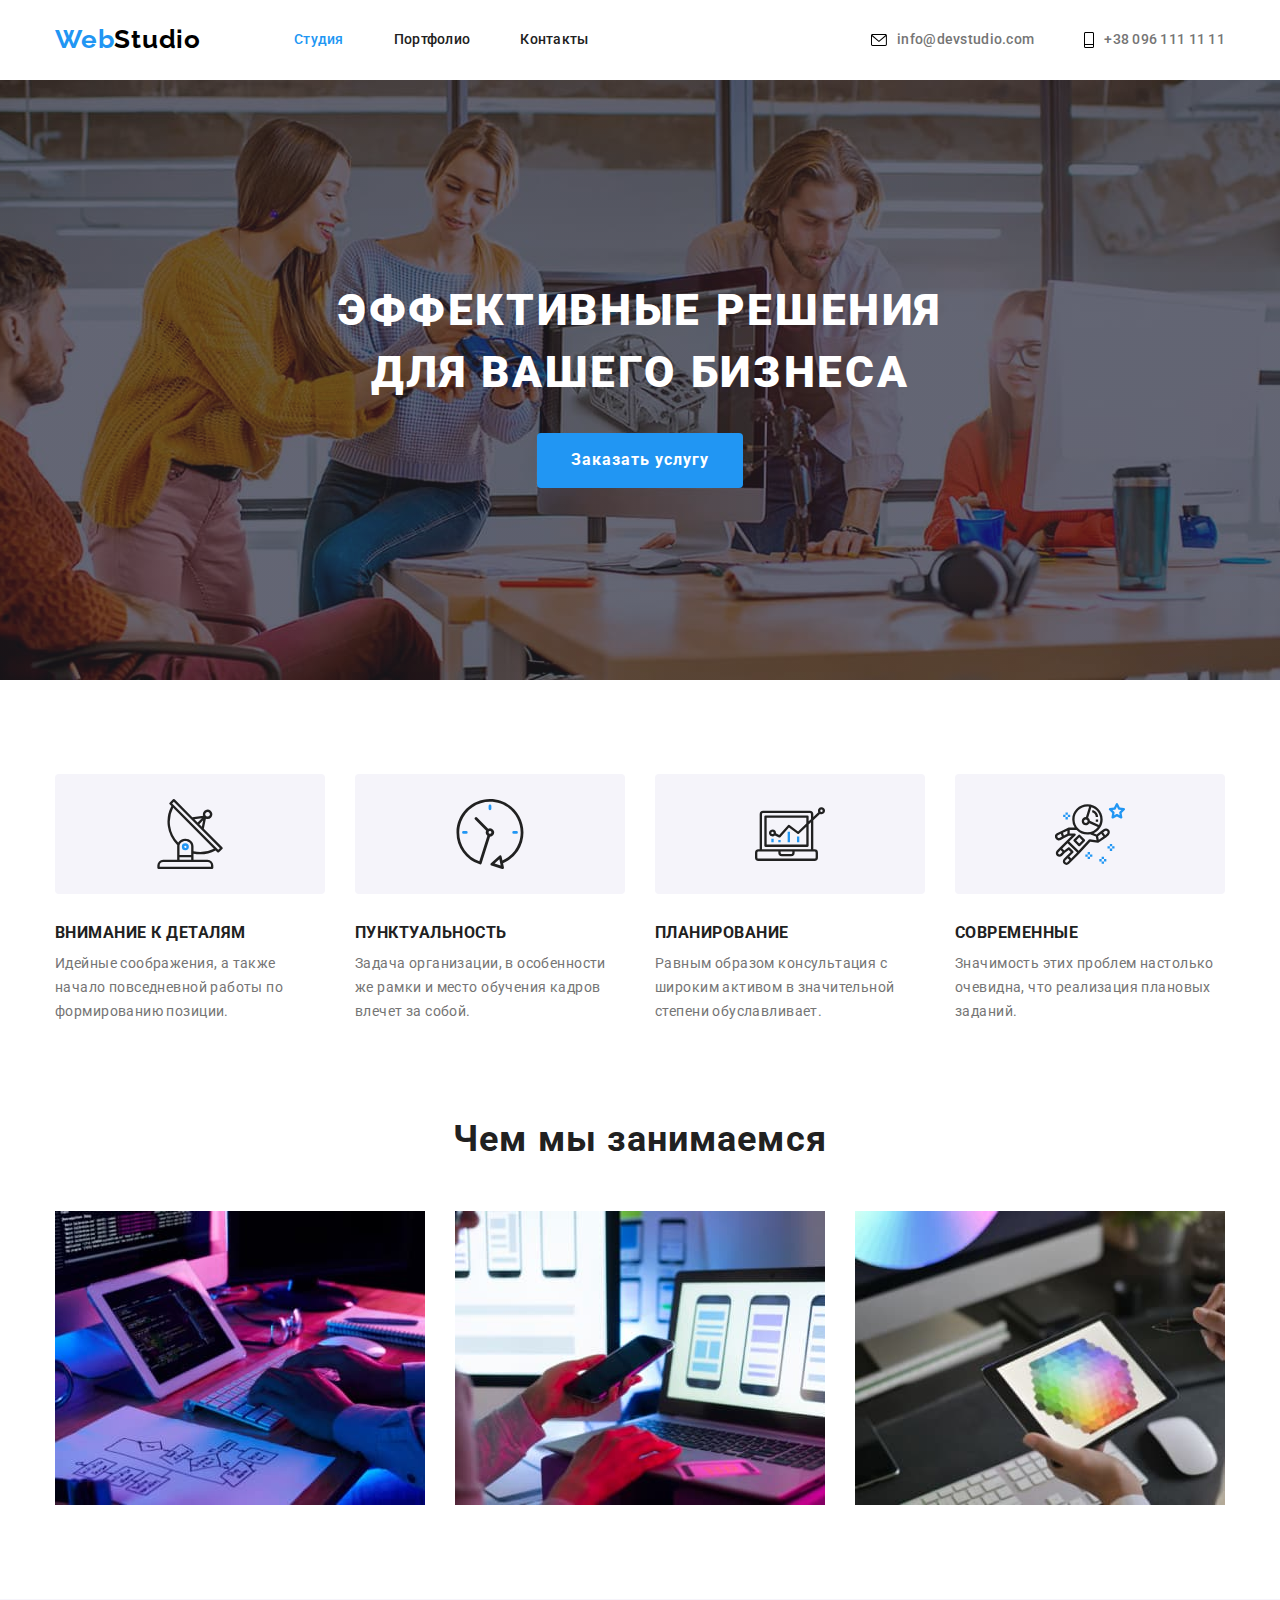
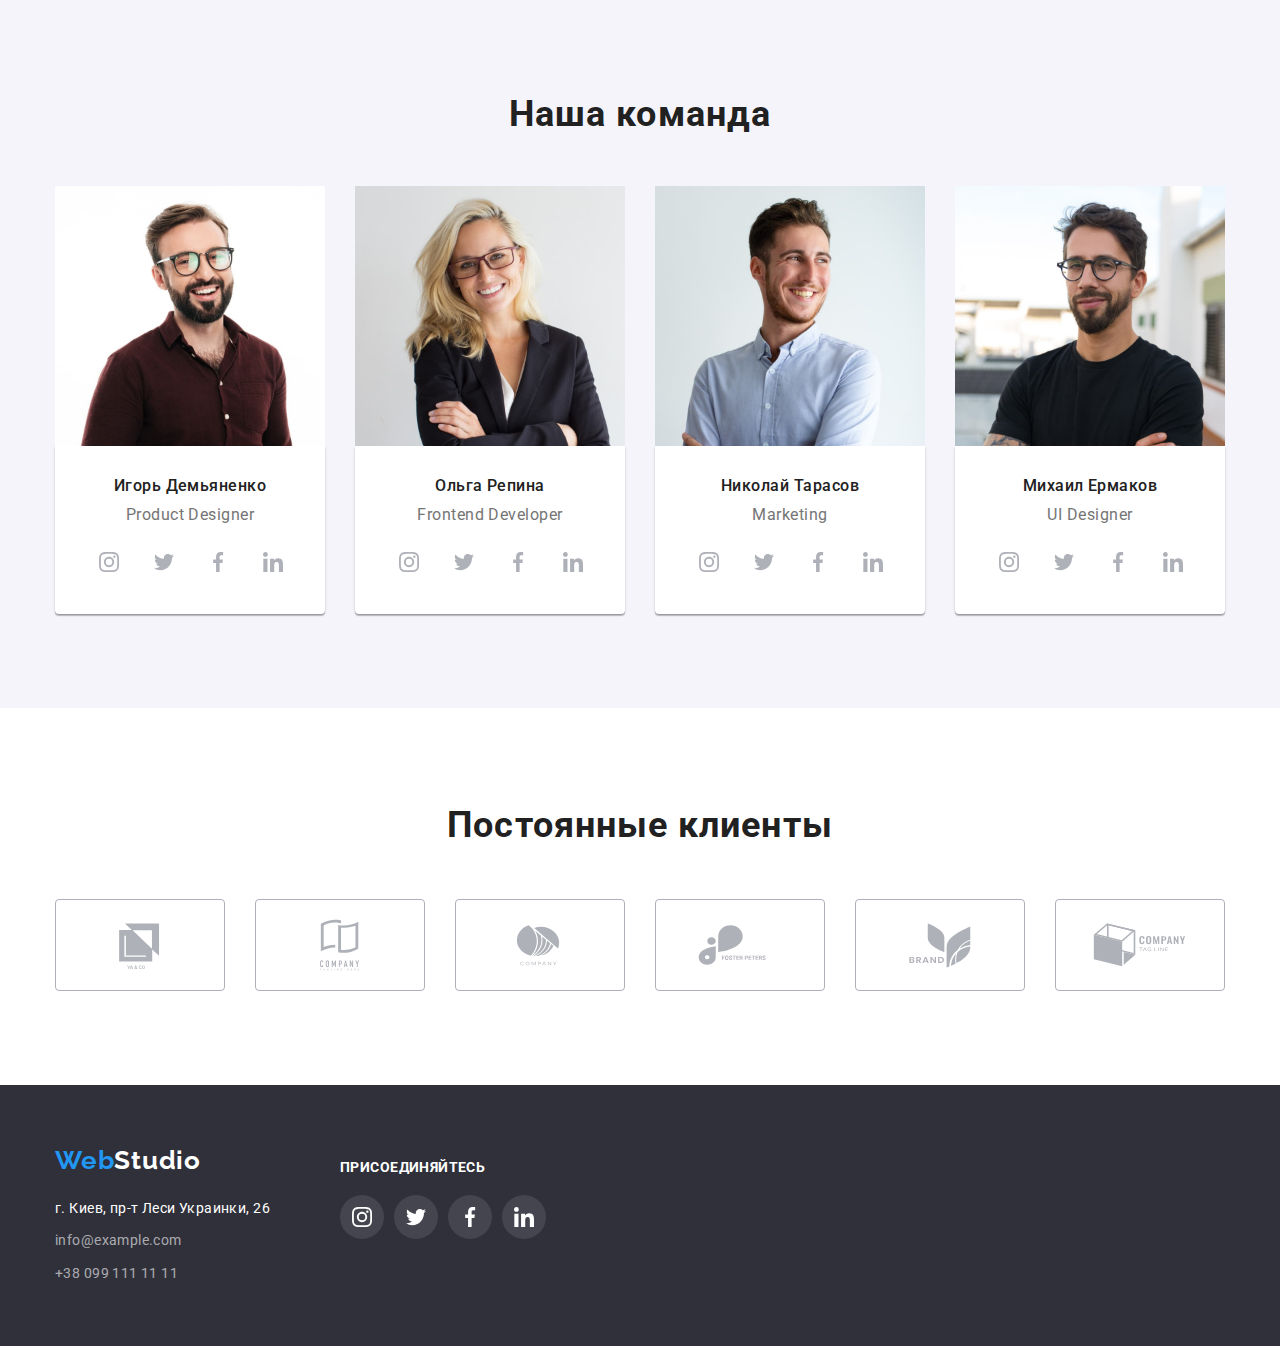
<file: index.html>
<!DOCTYPE html>
<html lang="en">
  <head>
    <meta charset="UTF-8" />
    <meta http-equiv="X-UA-Compatible" content="IE=edge" />
    <meta name="viewport" content="width=device-width, initial-scale=1.0" />
    <title>Web Studio</title>
    <link rel="preconnect" href="https://fonts.gstatic.com" />
    <link
      href="https://fonts.googleapis.com/css2?family=Raleway:wght@700&family=Roboto:wght@400;500;700;900&display=swap"
      rel="stylesheet"
    />
    <link
      rel="stylesheet"
      href="https://cdnjs.cloudflare.com/ajax/libs/modern-normalize/1.1.0/modern-normalize.min.css"
    />
    <link rel="stylesheet" href="./css/styles.css" />
  </head>
  <body>
    <!-- Шапка страницы -->
    <header class="header conteiner">
      <nav class="nav-conteiner">
        <a class="logo link" href="index.html">Web<span class="header-logo">Studio</span></a>
        <ul class="nav-main-list list">
          <li class="item"><a class="nav-main current link" href="index.html">Студия</a></li>
          <li class="item"><a class="nav-main link" href="./portfolio.html">Портфолио</a></li>
          <li class="item"><a class="nav-main link" href="">Контакты</a></li>
        </ul>
      </nav>
      <ul class="nav-contacts list">
        <li class="nav-contacts-item">
          <a class="contact-link link" href="mailto:info@devstudio.com">
            <svg class="nav-envelope" width="16" height="12">
              <use href="./images/icon.svg#icon-envelope-hover"></use>
            </svg>
            info@devstudio.com
          </a>
        </li>
        <li class="nav-contacts-item">
          <a class="contact-link link" href="tel:+380961111111">
            <svg class="nav-envelope-tell" width="10" height="16">
              <use href="./images/icon.svg#icon-tell"></use>
            </svg>
            +38 096 111 11 11
          </a>
        </li>
      </ul>
    </header>
    <!-- Основной контент -->
    <main>
      <!-- hero section -->
      <section class="hero-width">
        <div class="conteiner">
          <h1 class="hero-title">Эффективные решения для вашего бизнеса</h1>
          <button type="button" class="button-primary button">Заказать услугу</button>
        </div>
      </section>
      <!-- our features section -->
      <section class="section-features">
        <div class="conteiner">
          <h2 class="visually-hidden">Особенности</h2>
          <ul class="features-flex list">
            <li class="item">
              <div class="icon-features">
                <svg width="70" height="70">
                  <use href="./images/icon.svg#icon-antenna"></use>
                </svg>
              </div>
              <h3 class="features-title">Внимание к деталям</h3>
              <p class="features-text">
                Идейные соображения, а также начало повседневной работы по формированию позиции.
              </p>
            </li>
            <li class="item">
              <div class="icon-features">
                <svg width="70" height="70">
                  <use href="./images/icon.svg#icon-clock"></use>
                </svg>
              </div>
              <h3 class="features-title">Пунктуальность</h3>
              <p class="features-text">
                Задача организации, в особенности же рамки и место обучения кадров влечет за собой.
              </p>
            </li>
            <li class="item">
              <div class="icon-features">
                <svg width="70" height="70">
                  <use href="./images/icon.svg#icon-diagram"></use>
                </svg>
              </div>
              <h3 class="features-title">Планирование</h3>
              <p class="features-text">
                Равным образом консультация с широким активом в значительной степени обуславливает.
              </p>
            </li>
            <li class="item">
              <div class="icon-features">
                <svg width="70" height="70">
                  <use href="./images/icon.svg#icon-astronaut"></use>
                </svg>
              </div>
              <h3 class="features-title">Современные</h3>
              <p class="features-text">
                Значимость этих проблем настолько очевидна, что реализация плановых заданий.
              </p>
            </li>
          </ul>
        </div>
      </section>
      <!-- our made work section -->
      <section class="section">
        <div class="conteiner">
          <h2 class="made-title">Чем мы занимаемся</h2>
          <ul class="made-flex list">
            <li class="item">
              <img src="./images/box1.jpg" alt="Разработка сайтов" width="370" height="294" />
            </li>
            <li class="item">
              <img src="./images/box2.jpg" alt="Разработка приложений" width="370" height="294" />
            </li>
            <li class="item">
              <img src="./images/box3.jpg" alt="Разработка дизайна" width="370" height="294" />
            </li>
          </ul>
        </div>
      </section>
      <!-- our team section -->
      <section class="team section">
        <div class="conteiner">
          <h2 class="title-team">Наша команда</h2>
          <ul class="team-flex list">
            <li class="item">
              <img src="./images/img1.jpg" alt="Фотография" width="270" height="260" />
              <div class="card-team">
                <h3 class="member-team">Игорь Демьяненко</h3>
                <p class="position">Product Designer</p>
                <ul class="icon-flex list">
                  <li class="item">
                    <a class="icon-flex-team" href="">
                      <svg class="icon-team">
                        <use href="./images/icon.svg#icon-instagram"></use>
                      </svg>
                    </a>
                  </li>
                  <li class="item">
                    <a class="icon-flex-team" href="">
                      <svg class="icon-team">
                        <use href="./images/icon.svg#icon-twitter"></use>
                      </svg>
                    </a>
                  </li>
                  <li class="item">
                    <a class="icon-flex-team" href="">
                      <svg class="icon-team">
                        <use href="./images/icon.svg#icon-facebook"></use>
                      </svg>
                    </a>
                  </li>
                  <li class="item">
                    <a class="icon-flex-team" href="">
                      <svg class="icon-team">
                        <use href="./images/icon.svg#icon-linkedin"></use>
                      </svg>
                    </a>
                  </li>
                </ul>
              </div>
            </li>
            <li class="item">
              <img src="./images/img2.jpg" alt="Фотография" width="270" height="260" />
              <div class="card-team">
                <h3 class="member-team">Ольга Репина</h3>
                <p class="position">Frontend Developer</p>
                <div class="icon-flex">
                  <a class="icon-flex-team" href="">
                    <svg class="icon-team">
                      <use href="./images/icon.svg#icon-instagram"></use>
                    </svg>
                  </a>
                  <a class="icon-flex-team" href="">
                    <svg class="icon-team">
                      <use href="./images/icon.svg#icon-twitter"></use>
                    </svg>
                  </a>
                  <a class="icon-flex-team" href="">
                    <svg class="icon-team">
                      <use href="./images/icon.svg#icon-facebook"></use>
                    </svg>
                  </a>
                  <a class="icon-flex-team" href="">
                    <svg class="icon-team">
                      <use href="./images/icon.svg#icon-linkedin"></use>
                    </svg>
                  </a>
                </div>
              </div>
            </li>
            <li class="item">
              <img src="./images/img3.jpg" alt="Фотография" width="270" height="260" />
              <div class="card-team">
                <h3 class="member-team">Николай Тарасов</h3>
                <p class="position">Marketing</p>
                <div class="icon-flex">
                  <a class="icon-flex-team" href="">
                    <svg class="icon-team">
                      <use href="./images/icon.svg#icon-instagram"></use>
                    </svg>
                  </a>
                  <a class="icon-flex-team" href="">
                    <svg class="icon-team">
                      <use href="./images/icon.svg#icon-twitter"></use>
                    </svg>
                  </a>
                  <a class="icon-flex-team" href="">
                    <svg class="icon-team">
                      <use href="./images/icon.svg#icon-facebook"></use>
                    </svg>
                  </a>
                  <a class="icon-flex-team" href="">
                    <svg class="icon-team">
                      <use href="./images/icon.svg#icon-linkedin"></use>
                    </svg>
                  </a>
                </div>
              </div>
            </li>
            <li class="item">
              <img src="./images/img4.jpg" alt="Фотография" width="270" height="260" />
              <div class="card-team">
                <h3 class="member-team">Михаил Ермаков</h3>
                <p class="position">UI Designer</p>
                <div class="icon-flex">
                  <a class="icon-flex-team" href="">
                    <svg class="icon-team">
                      <use href="./images/icon.svg#icon-instagram"></use>
                    </svg>
                  </a>
                  <a class="icon-flex-team" href="">
                    <svg class="icon-team">
                      <use href="./images/icon.svg#icon-twitter"></use>
                    </svg>
                  </a>
                  <a class="icon-flex-team" href="">
                    <svg class="icon-team">
                      <use href="./images/icon.svg#icon-facebook"></use>
                    </svg>
                  </a>
                  <a class="icon-flex-team" href="">
                    <svg class="icon-team">
                      <use href="./images/icon.svg#icon-linkedin"></use>
                    </svg>
                  </a>
                </div>
              </div>
            </li>
          </ul>
        </div>
      </section>
      <!-- our customer client section -->
      <section class="section">
        <div class="conteiner">
          <h2 class="customer-title">Постоянные клиенты</h2>
          <ul class="list customer-icon-flex">
            <li class="customer-icon-conteiner">
              <a class="customer-icon link" href="">
                <svg class="customer-logo">
                  <use href="./images/icon.svg#icon-Logo-client1"></use>
                </svg>
              </a>
            </li>
            <li class="customer-icon-conteiner">
              <a class="customer-icon link" href="">
                <svg class="customer-logo">
                  <use href="./images/icon.svg#icon-Logo-client2"></use>
                </svg>
              </a>
            </li>
            <li class="customer-icon-conteiner">
              <a class="customer-icon link" href="">
                <svg class="customer-logo">
                  <use href="./images/icon.svg#icon-Logo-client3"></use>
                </svg>
              </a>
            </li>
            <li class="customer-icon-conteiner">
              <a class="customer-icon link" href="">
                <svg class="customer-logo">
                  <use href="./images/icon.svg#icon-Logo-client4"></use>
                </svg>
              </a>
            </li>
            <li class="customer-icon-conteiner">
              <a class="customer-icon link" href="">
                <svg class="customer-logo">
                  <use href="./images/icon.svg#icon-Logo-client5"></use>
                </svg>
              </a>
            </li>
            <li class="customer-icon-conteiner">
              <a class="customer-icon link" href="">
                <svg class="customer-logo">
                  <use href="./images/icon.svg#icon-Logo-client6"></use>
                </svg>
              </a>
            </li>
          </ul>
        </div>
      </section>
    </main>
    <!-- Подвал страницы -->
    <footer class="footer background-width">
      <div class="conteiner address-flex">
        <div>
          <a class="footer-logo-measurements link" href="index.html"
            >Web<span class="footer-logo">Studio</span></a
          >
          <address>
            <ul class="list">
              <li class="footer-margin">
                <a
                  class="footer address link"
                  href="https://goo.gl/maps/Bgxvi77Lv6ApDNNu9"
                  target="_blank"
                  rel="noopener noreferrer"
                  >г. Киев, пр-т Леси Украинки, 26
                </a>
              </li>
              <li class="footer-margin">
                <a class="footer contacts link" href="mailto:info@devstudio.com"
                  >info@example.com</a
                >
              </li>
              <li class="footer-margin">
                <a class="footer contacts link" href="tel:+380961111111">+38 099 111 11 11</a>
              </li>
            </ul>
          </address>
        </div>
        <div class="icon-footer-conteiner">
          <p class="join-footer">присоединяйтесь</p>
          <ul class="list icon-footer">
            <li class="icon-margin-footer">
              <a class="icon-flex-footer" href="">
                <svg width="20" height="20">
                  <use href="./images/icon.svg#icon-instagram"></use>
                </svg>
              </a>
            </li>
            <li class="icon-margin-footer">
              <a class="icon-flex-footer" href="">
                <svg width="20" height="20">
                  <use href="./images/icon.svg#icon-twitter"></use>
                </svg>
              </a>
            </li>
            <li class="icon-margin-footer">
              <a class="icon-flex-footer" href="">
                <svg width="20" height="20">
                  <use href="./images/icon.svg#icon-facebook"></use>
                </svg>
              </a>
            </li>
            <li class="icon-margin-footer">
              <a class="icon-flex-footer" href="">
                <svg width="20" height="20">
                  <use href="./images/icon.svg#icon-linkedin"></use>
                </svg>
              </a>
            </li>
          </ul>
        </div>
      </div>
    </footer>
  </body>
</html>
</file>
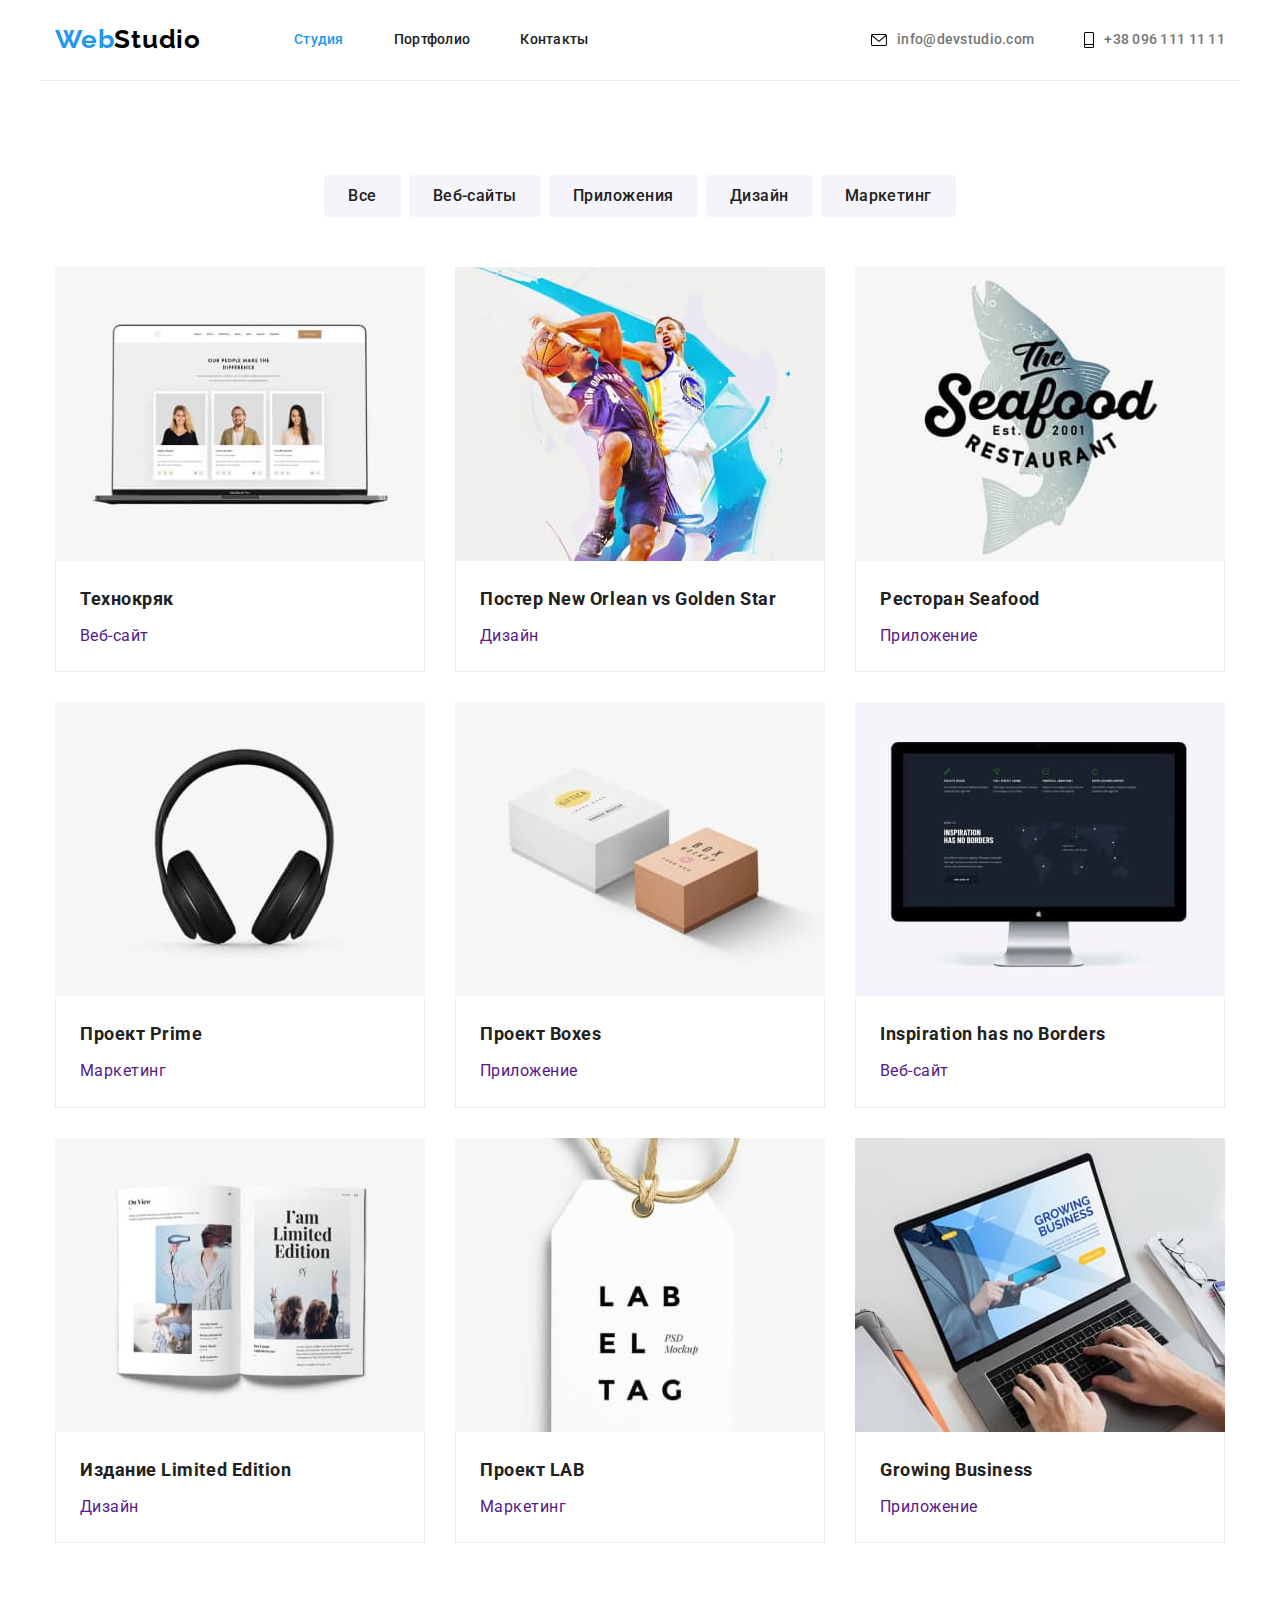
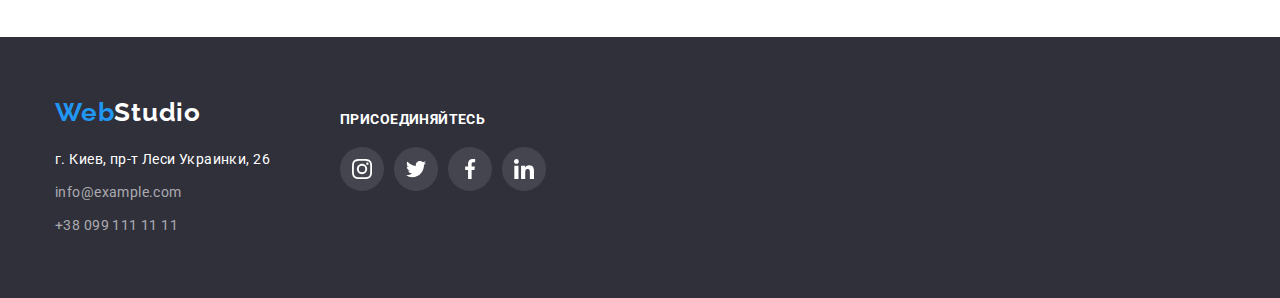
<file: portfolio.html>
<!DOCTYPE html>
<html lang="en">
  <head>
    <meta charset="UTF-8" />
    <meta http-equiv="X-UA-Compatible" content="IE=edge" />
    <meta name="viewport" content="width=device-width, initial-scale=1.0" />
    <title>WebStudio portfolio</title>
    <link rel="preconnect" href="https://fonts.gstatic.com" />
    <link
      href="https://fonts.googleapis.com/css2?family=Raleway:wght@700&family=Roboto:wght@400;500;700;900&display=swap"
      rel="stylesheet"
    />
    <link
      rel="stylesheet"
      href="https://cdnjs.cloudflare.com/ajax/libs/modern-normalize/1.1.0/modern-normalize.min.css"
    />
    <link rel="stylesheet" href="./css/styles.css" />
  </head>
  <body>
    <!-- Шапка страницы -->
    <header class="header conteiner header-border">
      <nav class="nav-conteiner">
        <a class="logo link" href="index.html">Web<span class="header-logo">Studio</span></a>
        <ul class="nav-main-list list">
          <li class="item"><a class="nav-main current link" href="index.html">Студия</a></li>
          <li class="item"><a class="nav-main link" href="./portfolio.html">Портфолио</a></li>
          <li class="item"><a class="nav-main link" href="">Контакты</a></li>
        </ul>
      </nav>
      <ul class="nav-contacts list">
        <li class="nav-contacts-item">
          <a class="contact-link link" href="mailto:info@devstudio.com">
            <svg class="nav-envelope" width="16" height="12">
              <use href="./images/icon.svg#icon-envelope-hover"></use>
            </svg>
            info@devstudio.com
          </a>
        </li>
        <li class="nav-contacts-item">
          <a class="contact-link link" href="tel:+380961111111">
            <svg class="nav-envelope-tell" width="10" height="16">
              <use href="./images/icon.svg#icon-tell"></use>
            </svg>
            +38 096 111 11 11
          </a>
        </li>
      </ul>
    </header>
    <!-- Основной контент  -->
    <main>
      <section class="section">
        <div class="conteiner">
          <h1 class="visually-hidden">Портфолио</h1>
          <ul class="button-flex list">
            <li class="item"><button type="button" class="button-portfolio button">Все</button></li>
            <li class="item">
              <button type="button" class="button-portfolio button">Веб-сайты</button>
            </li>
            <li class="item">
              <button type="button" class="button-portfolio button">Приложения</button>
            </li>
            <li class="item">
              <button type="button" class="button-portfolio button">Дизайн</button>
            </li>
            <li class="item">
              <button type="button" class="button-portfolio button">Маркетинг</button>
            </li>
          </ul>
          <ul class="portfolio-flex list">
            <li class="item">
              <a class="portfolio-set-action link" href="">
                <img
                  src="./images/portfolio/portfolio1.jpg"
                  alt="компьютер"
                  width="370"
                  height="294"
                />
                <div class="portfolio-set-border">
                  <h2 class="title-portfolio">Технокряк</h2>
                  <p class="text-portfolio">Веб-сайт</p>
                </div>
              </a>
            </li>
            <li class="item">
              <a class="portfolio-set-action link" href="">
                <img
                  src="./images/portfolio/portfolio2.jpg"
                  alt="игра в баскетбол"
                  width="370"
                  height="294"
                />
                <div class="portfolio-set-border">
                  <h2 class="title-portfolio">Постер New Orlean vs Golden Star</h2>
                  <p class="text-portfolio">Дизайн</p>
                </div>
              </a>
            </li>
            <li class="item">
              <a class="portfolio-set-action link" href="">
                <img
                  src="./images/portfolio/portfolio3.jpg"
                  alt="Ресторан морепродуктов"
                  width="370"
                  height="294"
                />
                <div class="portfolio-set-border">
                  <h2 class="title-portfolio">Ресторан Seafood</h2>
                  <p class="text-portfolio">Приложение</p>
                </div>
              </a>
            </li>
            <li class="item">
              <a class="portfolio-set-action link" href="">
                <img
                  src="./images/portfolio/portfolio4.jpg"
                  alt="наушники"
                  width="370"
                  height="294"
                />
                <div class="portfolio-set-border">
                  <h2 class="title-portfolio">Проект Prime</h2>
                  <p class="text-portfolio">Маркетинг</p>
                </div>
              </a>
            </li>
            <li class="item">
              <a class="portfolio-set-action link" href="">
                <img
                  src="./images/portfolio/portfolio5.jpg"
                  alt="коропки"
                  width="370"
                  height="294"
                />
                <div class="portfolio-set-border">
                  <h2 class="title-portfolio">Проект Boxes</h2>
                  <p class="text-portfolio">Приложение</p>
                </div>
              </a>
            </li>
            <li class="item">
              <a class="portfolio-set-action link" href="">
                <img
                  src="./images/portfolio/portfolio6.jpg"
                  alt="монитор"
                  width="370"
                  height="294"
                />
                <div class="portfolio-set-border">
                  <h2 class="title-portfolio">Inspiration has no Borders</h2>
                  <p class="text-portfolio">Веб-сайт</p>
                </div>
              </a>
            </li>
            <li class="item">
              <a class="portfolio-set-action link" href="">
                <img src="./images/portfolio/portfolio7.jpg" alt="книга" width="370" height="294" />
                <div class="portfolio-set-border">
                  <h2 class="title-portfolio">Издание Limited Edition</h2>
                  <p class="text-portfolio">Дизайн</p>
                </div>
              </a>
            </li>
            <li class="item">
              <a class="portfolio-set-action link" href="">
                <img src="./images/portfolio/portfolio8.jpg" alt="бирка" width="370" height="294" />
                <div class="portfolio-set-border">
                  <h2 class="title-portfolio">Проект LAB</h2>
                  <p class="text-portfolio">Маркетинг</p>
                </div>
              </a>
            </li>
            <li class="item">
              <a class="portfolio-set-action link" href="">
                <img
                  src="./images/portfolio/portfolio9.jpg"
                  alt="ноутбук"
                  width="370"
                  height="294"
                />
                <div class="portfolio-set-border">
                  <h2 class="title-portfolio">Growing Business</h2>
                  <p class="text-portfolio">Приложение</p>
                </div>
              </a>
            </li>
          </ul>
        </div>
      </section>
    </main>
    <!-- Подвал страницы -->
    <footer class="footer background-width">
      <div class="conteiner address-flex">
        <div>
          <a class="footer-logo-measurements link" href="index.html"
            >Web<span class="footer-logo">Studio</span></a
          >
          <address>
            <ul class="list">
              <li class="footer-margin">
                <a
                  class="footer address link"
                  href="https://goo.gl/maps/Bgxvi77Lv6ApDNNu9"
                  target="_blank"
                  rel="noopener noreferrer"
                  >г. Киев, пр-т Леси Украинки, 26
                </a>
              </li>
              <li class="footer-margin">
                <a class="footer contacts link" href="mailto:info@devstudio.com"
                  >info@example.com</a
                >
              </li>
              <li class="footer-margin">
                <a class="footer contacts link" href="tel:+380961111111">+38 099 111 11 11</a>
              </li>
            </ul>
          </address>
        </div>
        <div class="icon-footer-conteiner">
          <p class="join-footer">присоединяйтесь</p>
          <ul class="list icon-footer">
            <li class="icon-margin-footer">
              <a class="icon-flex-footer" href="">
                <svg width="20" height="20">
                  <use href="./images/icon.svg#icon-instagram"></use>
                </svg>
              </a>
            </li>
            <li class="icon-margin-footer">
              <a class="icon-flex-footer" href="">
                <svg width="20" height="20">
                  <use href="./images/icon.svg#icon-twitter"></use>
                </svg>
              </a>
            </li>
            <li class="icon-margin-footer">
              <a class="icon-flex-footer" href="">
                <svg width="20" height="20">
                  <use href="./images/icon.svg#icon-facebook"></use>
                </svg>
              </a>
            </li>
            <li class="icon-margin-footer">
              <a class="icon-flex-footer" href="">
                <svg width="20" height="20">
                  <use href="./images/icon.svg#icon-linkedin"></use>
                </svg>
              </a>
            </li>
          </ul>
        </div>
      </div>
    </footer>
  </body>
</html>
</file>
<file: css/styles.css>
:root {
  --font-secondary: 'Raleway', sans-serif;
  --font-primary: 'Roboto', sans-serif;
  --primary-text-color: #757575;
  --title-text-color: #212121;
  --accent-color: #2196f3;
  --bgc-hero-footer: #2f303a;
  --button-secondary-made: #f5f4fa;
  --secondary-color-white: #ffffff;
  --logo-color: #000000;
  --button-first-accent: #188ce8;
  --margin-content: 30px;
}
/* delite style utility */
.list {
  list-style: none;
  margin: 0px;
  padding: 0px;
}
.link {
  text-decoration: none;
}
img {
  display: block;
  max-width: 100%;
}
/* body */
body {
  font-weight: 400;
  font-size: 14px;
  font-family: var(--font-primary);
  background-color: var(--secondary-color-white);
  color: var(--primary-text-color);
}
/* conteiner width 1200 */
.conteiner {
  width: 1200px;
  padding-left: 15px;
  padding-right: 15px;
  margin: 0 auto;
}
/* conteiner section */
.section {
  padding-top: 94px;
  padding-bottom: 94px;
}
/* header */
.header {
  font-weight: 500;
  line-height: 1.1;
  letter-spacing: 0.02em;
  display: flex;
  align-items: center;
}
.header-border {
  border-bottom: 1px solid #ececec;
}
/* logo */
.logo {
  padding-top: 24px;
  padding-bottom: 25px;
  font-family: var(--font-secondary);
  font-weight: bold;
  font-size: 26px;
  line-height: 1.2;
  letter-spacing: 0.03em;
  color: var(--accent-color);
}
.footer-logo-measurements {
  margin-top: 0px;
  margin-bottom: 20px;
  font-family: var(--font-secondary);
  font-weight: bold;
  font-size: 26px;
  line-height: 1.2;
  letter-spacing: 0.03em;
  color: var(--accent-color);
  display: block;
}
.header-logo {
  color: var(--logo-color);
}
.footer-logo {
  color: var(--secondary-color-white);
}
/* nav */
.nav-main-list {
  display: flex;
  margin-left: 93px;
}
.nav-conteiner {
  display: flex;
  align-items: center;
}
.nav-main-list > .item:not(:last-child) {
  margin-right: 50px;
}
.nav-main {
  color: var(--title-text-color);
  display: block;
  padding-top: 32px;
  padding-bottom: 32px;
}
.nav-contacts {
  display: flex;
  margin-left: auto;
}
.nav-main:hover,
.nav-main:focus {
  color: var(--accent-color);
}
.nav-main.current {
  color: var(--accent-color);
}
.contact-link {
  padding-top: 32px;
  padding-bottom: 32px;
  display: block;
  color: var(--primary-text-color);
  display: flex;
}
.contact-link:hover,
.contact-link:focus {
  color: var(--accent-color);
}
.nav-contacts-item:not(:last-child) {
  margin-right: 50px;
  display: flex;
}
.nav-envelope {
  margin-right: 10px;
  margin: auto 10px auto auto;
  color: var(--primary-text-color);
}
.nav-envelope-tell {
  margin-right: 10px;
  color: var(--primary-text-color);
}
.contact-link:hover,
.contact-link:focus {
  fill: var(--accent-color);
}
.nav-envelope-tell:hover,
.nav-envelope-tell:focus {
  fill: var(--accent-color);
}
/* hero */
.hero-title {
  margin-left: auto;
  margin-right: auto;
  width: 696px;
  margin-top: 0px;
  margin-bottom: 30px;
  font-weight: 900;
  font-size: 44px;
  line-height: 1.4;
  letter-spacing: 0.06em;
  text-transform: uppercase;
  color: var(--secondary-color-white);
}
.hero-width {
  background-size: cover;
  background-position: center;
  background-repeat: no-repeat;
  background-image: linear-gradient(to right, rgba(47, 48, 58, 0.4), rgba(47, 48, 58, 0.4)),
    url(../images/hero.jpg);
  text-align: center;
  padding-top: 200px;
  padding-bottom: 200px;
  margin: 0 auto;
  max-width: 1600px;
  height: 600px;
  background-color: var(--bgc-hero-footer);
}
/* button */
.button {
  font-family: inherit;
  font-size: 16px;
  cursor: pointer;
  border-radius: 4px;
  display: inline-block;
  text-align: center;
  min-width: 200px;
}
.button-primary {
  padding: 10px 32px;
  font-weight: 700;
  line-height: 1.9;
  letter-spacing: 0.06em;
  border-color: transparent;
  color: var(--secondary-color-white);
  background-color: var(--accent-color);
}
.button-primary:hover,
.button-primary:focus {
  background-color: var(--button-first-accent);
}
/* bytton portfolio */
.button-portfolio {
  border-color: transparent;
  min-width: 100%;
  padding: 6px 22px;
  font-weight: 500;
  line-height: 1.6;
  letter-spacing: 0.03em;
  color: var(--title-text-color);
  background-color: var(--button-secondary-made);
}
.button-flex {
  display: flex;
  justify-content: center;
  margin-top: 0px;
  margin-bottom: 50px;
}
.button-flex > .item:not(:last-child) {
  margin-right: 8px;
}
.button-portfolio:hover,
.button-portfolio:focus {
  color: var(--secondary-color-white);
  background-color: var(--accent-color);
  box-shadow: 0px 3px 1px rgba(0, 0, 0, 0.1), 0px 1px 2px rgba(0, 0, 0, 0.08),
    0px 2px 2px rgba(0, 0, 0, 0.12);
}
/* section features */
.section-features {
  padding-top: 94px;
}
.features-title {
  margin-top: 0px;
  margin-bottom: 10px;
  font-weight: bold;
  line-height: 1.1;
  letter-spacing: 0.03em;
  text-transform: uppercase;
  color: var(--title-text-color);
}
.features-text {
  margin-top: 0px;
  margin-bottom: 0px;
  line-height: 1.7;
  letter-spacing: 0.03em;
}
.features-flex {
  display: flex;
}
.features-flex .item:not(:last-child) {
  margin-right: var(--margin-content);
}
.icon-features {
  display: flex;
  align-items: center;
  justify-content: center;
  width: 270px;
  height: 120px;
  background-color: #f5f4fa;
  border-radius: 4px;
  margin-bottom: 30px;
}
/* section made */
.made-title {
  margin-top: 0px;
  margin-bottom: 50px;
  font-weight: bold;
  font-size: 36px;
  line-height: 1.2;
  text-align: center;
  letter-spacing: 0.03em;
  color: var(--title-text-color);
}
.made-flex {
  display: flex;
}
.made-flex .item:not(:last-child) {
  margin-right: var(--margin-content);
}
/* section team */
.team {
  background-color: var(--button-secondary-made);
}
.title-team {
  margin-top: 0px;
  margin-bottom: 50px;
  font-weight: bold;
  font-size: 36px;
  line-height: 1.2;
  text-align: center;
  letter-spacing: 0.03em;
  color: var(--title-text-color);
}
.team-flex {
  display: flex;
}
.team-flex > .item:not(:last-child) {
  margin-right: var(--margin-content);
}
.card-team {
  padding-top: var(--margin-content);
  padding-bottom: var(--margin-content);
  border-radius: 0px 0px 4px 4px;
  background: var(--secondary-color-white);
  box-shadow: 0px 1px 3px rgba(0, 0, 0, 0.12), 0px 1px 1px rgba(0, 0, 0, 0.14),
    0px 2px 1px rgba(0, 0, 0, 0.2);
}
.member-team {
  margin-top: 0px;
  margin-bottom: 10px;
  font-weight: 500;
  font-size: 16px;
  line-height: 1.2;
  text-align: center;
  letter-spacing: 0.03em;
  color: var(--title-text-color);
}
.position {
  margin-top: 0px;
  margin-bottom: 0px;
  font-size: 16px;
  line-height: 1.2;
  text-align: center;
  letter-spacing: 0.03em;
}
.icon-flex {
  display: flex;
  justify-content: space-between;
  align-items: center;
  margin-left: 32px;
  margin-right: 30px;
  margin-top: 16px;
}
.icon-flex-team {
  width: 44px;
  height: 44px;
  display: flex;
  justify-content: center;
  align-items: center;
  border-radius: 50%;
  background-color: var(--secondary-color-white);
  fill: #afb1b8;
}
.icon-flex-team:hover,
.icon-flex-team:focus {
  background-color: var(--accent-color);
  fill: var(--secondary-color-white);
}
.icon-team {
  width: 20px;
  height: 20px;
}
/* customer */
.customer-title {
  margin-top: 0px;
  margin-bottom: 50px;
  font-weight: 700;
  font-size: 36px;
  line-height: 1.31;
  text-align: center;
  letter-spacing: 0.03em;
  color: var(--title-text-color);
}
.customer-icon-flex {
  display: flex;
}
.customer-icon {
  display: flex;
  fill: #afb1b8;
  width: 170px;
  height: 92px;
  padding: 16px 32px;
  border: 1px solid #afb1b8;
  box-sizing: border-box;
  border-radius: 4px;
}
.customer-icon-conteiner:not(:last-child) {
  margin-right: var(--margin-content);
}
.customer-logo {
  width: 106px;
  height: 60px;
}
.customer-icon:focus,
.customer-icon:hover {
  fill: var(--accent-color);
  border-color: var(--accent-color);
}
/* footer */
.footer {
  font-style: normal;
  line-height: 1.7;
  letter-spacing: 0.03em;
  background-color: var(--bgc-hero-footer);
}
.background-width {
  margin: 0 auto;
  padding-top: 60px;
  padding-bottom: 60px;
  max-width: 1600px;
}
.footer.address {
  color: var(--secondary-color-white);
}
.footer.contacts {
  color: rgba(255, 255, 255, 0.6);
}
.footer.contacts:hover,
.footer.contacts:focus {
  color: var(--accent-color);
}
.footer-margin:not(:last-child) {
  margin-bottom: 9px;
}
.icon-footer {
  display: flex;
}
.icon-flex-footer {
  display: flex;
  width: 44px;
  height: 44px;
  align-items: center;
  justify-content: center;
  border-radius: 50%;
  background: rgba(255, 255, 255, 0.1);
  fill: var(--secondary-color-white);
}
.icon-margin-footer:not(:last-child) {
  margin-right: 10px;
}
.icon-flex-footer:hover,
.icon-flex-footer:focus {
  background-color: var(--accent-color);
}
.address-flex {
  display: flex;
}
.icon-footer-conteiner {
  margin-left: 70px;
}
.join-footer {
  font-weight: bold;
  line-height: 16px;
  letter-spacing: 0.03em;
  text-transform: uppercase;
  color: var(--secondary-color-white);
  font-style: normal;
  margin-bottom: 20px;
}
/* page portfolio */
.title-portfolio {
  margin-top: 0px;
  margin-bottom: 4px;
  font-weight: bold;
  font-size: 18px;
  line-height: 2;
  letter-spacing: 0.03em;
  color: var(--title-text-color);
}
.text-portfolio {
  margin-top: 0px;
  margin-bottom: 0px;
  font-size: 16px;
  line-height: 1.9;
  letter-spacing: 0.03em;
}
.portfolio-flex {
  display: flex;
  flex-wrap: wrap;
  margin-left: -30px;
  margin-top: -30px;
}
.portfolio-flex .item {
  flex-basis: calc(100% / 3 - 30px);
  margin-left: 30px;
  margin-top: 30px;
}
.portfolio-set-action {
  display: block;
}
.portfolio-set-action:hover,
.portfolio-set-action:focus {
  box-shadow: 0px 1px 1px rgba(0, 0, 0, 0.12), 0px 4px 4px rgba(0, 0, 0, 0.06),
    1px 4px 6px rgba(0, 0, 0, 0.16);
}
.portfolio-set-border {
  border: 1px solid #eeeeee;
  padding: 20px 24px;
  border-top: none;
}
/* hidden titel */
.visually-hidden {
  position: absolute;
  width: 1px;
  height: 1px;
  margin: -1px;
  padding: 0;
  overflow: hidden;
  border: 0;
  clip: rect(0 0 0 0);
}
</file>
